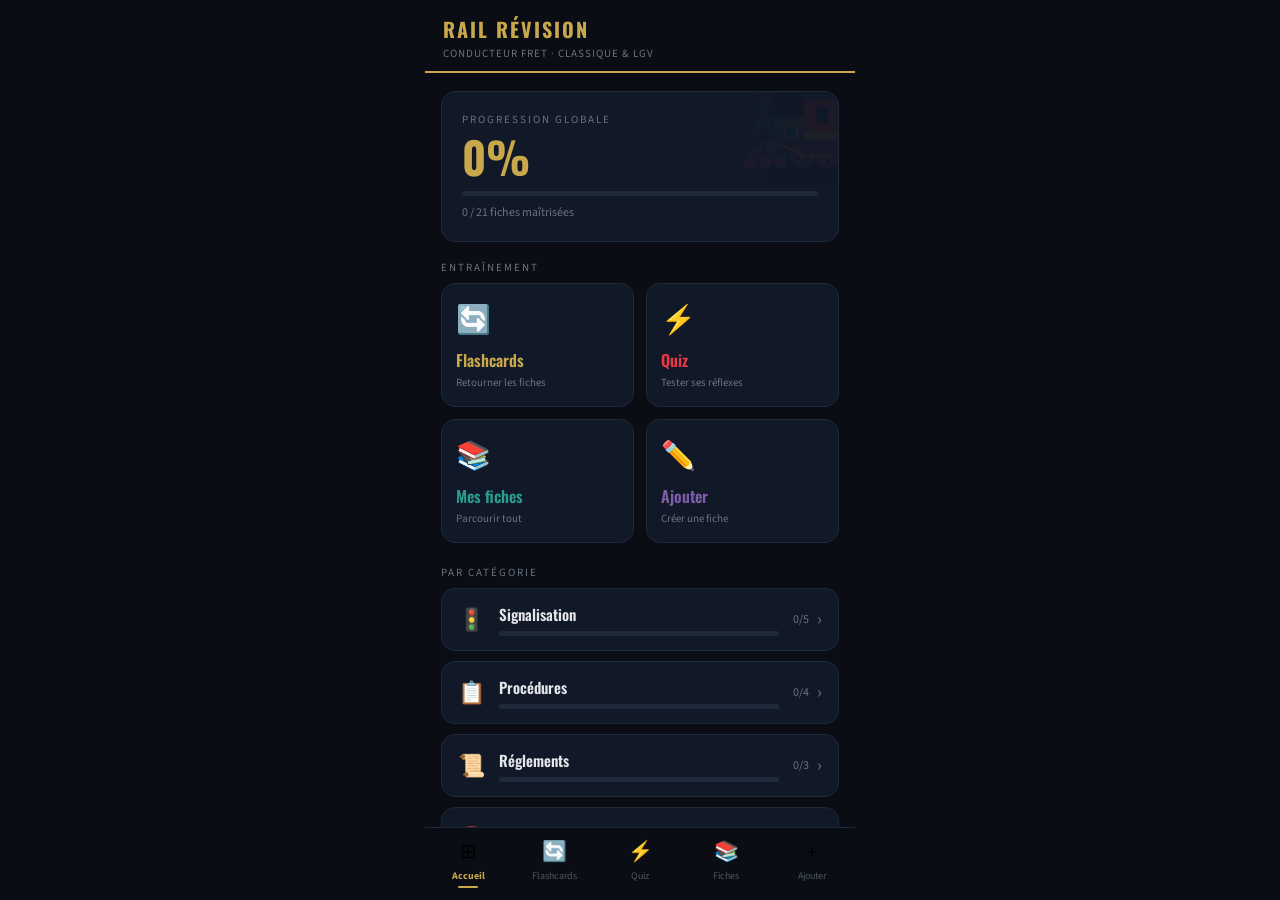
<file: index.html>
<!DOCTYPE html>
<html lang="fr">
<head>
<meta charset="UTF-8">
<meta name="viewport" content="width=device-width, initial-scale=1, viewport-fit=cover, user-scalable=no">
<meta name="apple-mobile-web-app-capable" content="yes">
<meta name="apple-mobile-web-app-status-bar-style" content="black-translucent">
<meta name="apple-mobile-web-app-title" content="Rail Révision">
<meta name="theme-color" content="#0a0e14">
<title>Rail Révision</title>
<link rel="preconnect" href="https://fonts.googleapis.com">
<link href="https://fonts.googleapis.com/css2?family=Oswald:wght@400;600;700&family=Source+Sans+3:wght@400;600&display=swap" rel="stylesheet">
<style>
  :root {
    --bg: #0a0e14;
    --card: #111827;
    --border: #1e2a3a;
    --gold: #c9a84c;
    --red: #e63946;
    --teal: #2a9d8f;
    --orange: #f4631a;
    --purple: #7b5ea7;
    --blue: #457b9d;
    --text: #f3f4f6;
    --muted: #6b7280;
    --sub: #9ca3af;
    --safe-top: env(safe-area-inset-top, 0px);
    --safe-bot: env(safe-area-inset-bottom, 0px);
  }
  * { box-sizing: border-box; margin: 0; padding: 0; -webkit-tap-highlight-color: transparent; }
  html, body { height: 100%; background: var(--bg); overflow: hidden; font-family: 'Source Sans 3', sans-serif; }
  ::-webkit-scrollbar { display: none; }
  input, textarea, button { font-family: inherit; -webkit-appearance: none; }
  textarea { resize: none; }

  #app {
    max-width: 430px;
    margin: 0 auto;
    height: 100vh;
    height: 100dvh;
    display: flex;
    flex-direction: column;
    background: var(--bg);
    position: relative;
    overflow: hidden;
  }
  #screen-wrap {
    flex: 1;
    overflow-y: auto;
    -webkit-overflow-scrolling: touch;
    overscroll-behavior: contain;
  }
  #bottom-nav {
    background: var(--bg);
    border-top: 1px solid var(--border);
    display: flex;
    flex-shrink: 0;
    padding-bottom: var(--safe-bot);
  }
  .nav-btn {
    flex: 1;
    background: none;
    border: none;
    padding: 10px 0 12px;
    cursor: pointer;
    display: flex;
    flex-direction: column;
    align-items: center;
    gap: 3px;
  }
  .nav-icon { font-size: 20px; }
  .nav-label { font-size: 10px; color: #4b5563; font-weight: 400; }
  .nav-btn.active .nav-label { color: var(--gold); font-weight: 700; }
  .nav-dot { width: 20px; height: 2px; background: var(--gold); border-radius: 2px; display: none; }
  .nav-btn.active .nav-dot { display: block; }

  /* HEADER */
  .hd {
    background: var(--bg);
    border-bottom: 2px solid var(--gold);
    padding: 14px 18px 10px;
    padding-top: calc(14px + var(--safe-top));
    position: sticky;
    top: 0;
    z-index: 100;
    display: flex;
    align-items: center;
    gap: 10px;
  }
  .hd-back { background: none; border: none; color: var(--gold); font-size: 28px; cursor: pointer; padding: 0 4px 0 0; line-height: 1; }
  .hd-title { font-family: 'Oswald', sans-serif; font-size: 20px; font-weight: 700; color: var(--gold); letter-spacing: 2px; text-transform: uppercase; }
  .hd-sub { font-size: 11px; color: var(--muted); margin-top: 2px; letter-spacing: 1px; }

  /* CARDS */
  .card { background: var(--card); border: 1px solid var(--border); border-radius: 14px; }
  .label { font-size: 11px; letter-spacing: 2px; text-transform: uppercase; margin-bottom: 8px; }
  .tag { background: var(--border); color: var(--sub); border-radius: 4px; padding: 2px 7px; font-size: 10px; display: inline-block; }

  /* PROGRESS BAR */
  .pbar-bg { background: var(--border); border-radius: 3px; height: 5px; }
  .pbar-fg { border-radius: 3px; height: 5px; transition: width .4s ease; }

  /* SCREENS */
  .screen { background: var(--bg); min-height: 100%; padding-bottom: 20px; }

  /* CATEGORY SCROLL */
  .cat-scroll { display: flex; gap: 8px; padding: 12px 16px; overflow-x: auto; -webkit-overflow-scrolling: touch; scrollbar-width: none; }
  .cat-pill { flex-shrink: 0; border-radius: 20px; padding: 7px 14px; font-size: 13px; font-weight: 600; cursor: pointer; border: 1px solid var(--border); background: var(--card); color: var(--sub); white-space: nowrap; }
  .cat-pill.active { border: none; color: #0a0e14; }

  /* BUTTONS */
  .btn-gold { background: var(--gold); color: #0a0e14; border: none; border-radius: 12px; padding: 17px 0; font-family: 'Oswald', sans-serif; font-size: 17px; font-weight: 700; letter-spacing: 1px; text-transform: uppercase; cursor: pointer; width: 100%; transition: opacity .15s; }
  .btn-gold:active { opacity: .8; }
  .btn-teal { background: #041a12; border: 2px solid var(--teal); border-radius: 12px; padding: 15px 0; font-size: 13px; font-weight: 700; color: #d1fae5; cursor: pointer; transition: opacity .15s; }
  .btn-red  { background: #1f0a0b; border: 2px solid var(--red);  border-radius: 12px; padding: 15px 0; font-size: 13px; font-weight: 700; color: #fca5a5; cursor: pointer; transition: opacity .15s; }
  .btn-gold2{ background: #1a1505; border: 2px solid var(--gold); border-radius: 12px; padding: 15px 0; font-size: 13px; font-weight: 700; color: var(--gold); cursor: pointer; transition: opacity .15s; }

  /* ANSWER BOX */
  .ans-box { background: #041a12; border: 1px solid var(--teal); border-radius: 14px; padding: 20px; margin-bottom: 20px; }
  .ans-text { font-size: 15px; color: #d1fae5; line-height: 1.8; white-space: pre-line; }

  /* INPUTS */
  .inp { background: var(--card); border: 1px solid var(--border); border-radius: 10px; padding: 12px 14px; font-size: 14px; color: var(--text); width: 100%; outline: none; }
  .inp::placeholder { color: var(--muted); }

  /* QUIZ CHOICES */
  .choice { display: block; width: 100%; background: var(--card); border: 2px solid var(--border); border-radius: 12px; padding: 14px 16px; margin-bottom: 10px; font-size: 14px; color: var(--text); text-align: left; line-height: 1.5; cursor: pointer; transition: all .2s; }
  .choice.correct { background: #041a12; border-color: var(--teal); color: #d1fae5; }
  .choice.wrong   { background: #1f0a0b; border-color: var(--red);  color: #fca5a5; }

  /* FLASH CARD */
  .flash-card { border-radius: 18px; padding: 24px; min-height: 240px; cursor: pointer; transition: all .25s; display: flex; flex-direction: column; justify-content: space-between; }
  .flash-q { background: var(--card); border: 2px solid var(--border); }
  .flash-a { background: #041a12;     border: 2px solid var(--teal); }

  .dots-grid { display: grid; grid-template-columns: 1fr 1fr 1fr; gap: 10px; margin-top: 16px; }
  .three-grid { display: grid; grid-template-columns: 1fr 1fr; gap: 12px; }
  .two-col  { display: grid; grid-template-columns: 1fr 1fr; gap: 12px; }

  .fiche-row { display: flex; align-items: flex-start; width: 100%; background: var(--card); border: 1px solid var(--border); border-radius: 14px; padding: 14px 16px; margin-bottom: 10px; cursor: pointer; text-align: left; }
  .dot-lvl { width: 11px; height: 11px; border-radius: 50%; flex-shrink: 0; margin-top: 3px; margin-left: 10px; }

  .done-screen { display: flex; flex-direction: column; align-items: center; justify-content: center; min-height: 80vh; padding: 32px; text-align: center; }
  .done-emoji { font-size: 64px; margin-bottom: 20px; }
  .done-score { font-family: 'Oswald', sans-serif; font-size: 40px; color: var(--gold); }
  .done-sub   { font-size: 15px; color: var(--muted); margin-top: 10px; }
</style>
</head>
<body>
<div id="app">
  <div id="screen-wrap"></div>
  <nav id="bottom-nav">
    <button class="nav-btn active" data-tab="home"   onclick="navTo('home')">  <span class="nav-icon">⊞</span><span class="nav-label">Accueil</span>   <span class="nav-dot"></span></button>
    <button class="nav-btn"        data-tab="flash"  onclick="navTo('flash')"> <span class="nav-icon">🔄</span><span class="nav-label">Flashcards</span><span class="nav-dot"></span></button>
    <button class="nav-btn"        data-tab="quiz"   onclick="navTo('quiz')">  <span class="nav-icon">⚡</span><span class="nav-label">Quiz</span>       <span class="nav-dot"></span></button>
    <button class="nav-btn"        data-tab="fiches" onclick="navTo('fiches')"><span class="nav-icon">📚</span><span class="nav-label">Fiches</span>     <span class="nav-dot"></span></button>
    <button class="nav-btn"        data-tab="add"    onclick="navTo('add')">   <span class="nav-icon">＋</span><span class="nav-label">Ajouter</span>    <span class="nav-dot"></span></button>
  </nav>
</div>

<script>
/* ══ DATA ══ */
const CATS = [
  { id:"all",            label:"Tout",         icon:"◈", color:"#c9a84c" },
  { id:"signalisation",  label:"Signalisation", icon:"🚦", color:"#e63946" },
  { id:"procedures",     label:"Procédures",    icon:"📋", color:"#2a9d8f" },
  { id:"reglementation", label:"Réglements",    icon:"📜", color:"#c9a84c" },
  { id:"urgences",       label:"Urgences",      icon:"🚨", color:"#f4631a" },
  { id:"lgv",            label:"LGV",           icon:"🚄", color:"#7b5ea7" },
  { id:"fret",           label:"Fret",          icon:"🚂", color:"#457b9d" },
];

let CARDS = [
  {id:1,  cat:"signalisation",  q:"Que signifie un signal Carré (4 feux rouges) ?", a:"Arrêt absolu. Franchissement interdit en toutes circonstances sans autorisation écrite ou verbale spéciale. S'arrêter avant le signal et attendre les instructions du régulateur.", tags:["carré","arrêt absolu"]},
  {id:2,  cat:"signalisation",  q:"Différence entre sémaphore et carré ?", a:"• Sémaphore (2 feux rouges horiz.) = arrêt relatif → franchissable après arrêt complet, marche à vue 30 km/h max si canton semble libre.\n• Carré (4 feux rouges) = arrêt absolu → franchissement interdit sans autorisation.", tags:["sémaphore","carré"]},
  {id:3,  cat:"signalisation",  q:"Que signifie l'Avertissement (feu jaune) ?", a:"Le prochain signal est fermé. Réduire la vitesse pour s'arrêter avant le signal suivant. Adapter la vitesse à la distance disponible.", tags:["avertissement","jaune"]},
  {id:4,  cat:"signalisation",  q:"Que signifie un feu vert clignotant ?", a:"Annonce un ralentissement à 60 km/h. La vitesse de 60 km/h doit être établie au signal de ralentissement suivant (jaune clignotant).", tags:["vert clignotant","60"]},
  {id:5,  cat:"signalisation",  q:"Que signifie le tableau R (Ralentissement 30) ?", a:"Vitesse limitée à 30 km/h à partir de ce signal et jusqu'au signal de fin de ralentissement (tableau F). Vérifier que la vitesse est établie avant le tableau R.", tags:["ralentissement","tableau R","30"]},
  {id:6,  cat:"procedures",     q:"Procédure en cas de SPAD (franchissement intempestif d'un signal d'arrêt) ?", a:"1. Arrêter immédiatement le train.\n2. Contacter le régulateur par radio.\n3. Ne pas reculer sans autorisation.\n4. Protéger si nécessaire.\n5. Rédiger un rapport circonstancié.\n6. Attendre les instructions.", tags:["SPAD","incident"]},
  {id:7,  cat:"procedures",     q:"Vérifications avant départ d'un train fret ?", a:"1. Documents (LTA, liste véhicules, feuille de frein).\n2. Composition (longueur, masse, type de frein).\n3. Essai de frein (serrage/desserrage).\n4. Gabarit et chargement.\n5. Signaux de queue.", tags:["départ","fret","vérification"]},
  {id:8,  cat:"procedures",     q:"Que faire en cas d'arrêt en pleine voie non prévu ?", a:"1. Positionner si possible en zone dégagée.\n2. Protéger le train (pétards si nécessaire).\n3. Contacter le régulateur immédiatement.\n4. Identifier la cause.\n5. Ne pas repartir sans autorisation.", tags:["arrêt","pleine voie"]},
  {id:9,  cat:"procedures",     q:"Procédure lors de la prise en main d'un engin de traction ?", a:"1. Vérifier l'identité de l'engin (numéro, type).\n2. Contrôler le carnet de bord et signaler les anomalies.\n3. Vérifier les niveaux et équipements de sécurité.\n4. Tester les freins.\n5. Vérifier la radio sol-train.", tags:["prise en main","engin"]},
  {id:10, cat:"urgences",       q:"Procédure en cas d'incendie à bord ?", a:"1. Arrêter le train en lieu dégagé si possible.\n2. Couper la traction.\n3. Alerter le régulateur (nature, position km).\n4. Déclencher l'alarme.\n5. Évacuer selon le protocole.\n6. Ne pas ouvrir les portes côté voie adjacente.", tags:["incendie","évacuation"]},
  {id:11, cat:"urgences",       q:"Que faire en cas de personne sur la voie ?", a:"1. Freinage d'urgence immédiat.\n2. Klaxon continu.\n3. Ne pas relâcher le frein.\n4. Après arrêt : alerter le régulateur (position, circonstances).\n5. Ne pas descendre seul si risque électrique.\n6. Rédiger un rapport.", tags:["obstacle","personne"]},
  {id:12, cat:"urgences",       q:"Que faire en cas de rupture d'attelage ?", a:"1. Arrêt d'urgence immédiat.\n2. Sécuriser la partie arrière (calage si nécessaire).\n3. Alerter le régulateur.\n4. Protéger les deux parties du train.\n5. Ne pas tenter de ressouder sans autorisation.", tags:["rupture attelage","urgence"]},
  {id:13, cat:"lgv",            q:"Vitesse max en cas de perte de signalisation cabine sur LGV ?", a:"Réduire immédiatement à 30 km/h. Contacter le régulateur TGV. Attendre les instructions. Ne pas tenter de poursuivre à grande vitesse sans signalisation cab conforme.", tags:["LGV","signalisation cab"]},
  {id:14, cat:"lgv",            q:"Quand déclencher le freinage d'urgence par radio (FU) sur LGV ?", a:"En cas de danger immédiat pour la circulation. Utiliser la commande FU de la radio bord. Si non-réponse, activer la poignée d'urgence. Maintenir la radio ouverte et contacter le régulateur.", tags:["LGV","FU","freinage"]},
  {id:15, cat:"lgv",            q:"Que faire en cas de choc ou impact sur LGV ?", a:"1. Freinage d'urgence.\n2. Signaler au régulateur (nature, position, vitesse).\n3. Inspecter si arrêt.\n4. Ne pas repartir sans inspection et autorisation.\n5. Rapport détaillé obligatoire.", tags:["LGV","impact","choc"]},
  {id:16, cat:"lgv",            q:"Qu'est-ce que le KVB et son rôle ?", a:"Contrôleur de Vitesse par Balises. Système de sécurité qui surveille la vitesse et commande un freinage d'urgence si le conducteur dépasse la vitesse autorisée ou franchit un signal d'arrêt. Actif sur ligne classique et LGV.", tags:["KVB","sécurité","vitesse"]},
  {id:17, cat:"fret",           q:"Qu'est-ce que la feuille de frein et à quoi sert-elle ?", a:"Document indiquant le pourcentage de masse freinée du train. Permet de déterminer la distance de freinage et la vitesse maximale autorisée. Obligatoire avant tout départ.", tags:["fret","frein","document"]},
  {id:18, cat:"fret",           q:"Quels sont les risques liés au transport de matières dangereuses (TMD) ?", a:"Vérifier les étiquettes de danger (panneaux orange, étiquettes ADR). En cas d'incident : périmètre de sécurité, alerter régulateur + pompiers. Ne pas fumer ni utiliser de flamme nue.", tags:["fret","TMD","danger"]},
  {id:19, cat:"reglementation", q:"Qu'est-ce que le Règlement de Sécurité de l'Exploitation (RSE) ?", a:"Ensemble des règles applicables à la circulation des trains sur le RFN. Il définit les obligations des agents de conduite, les procédures en situation normale et dégradée, les signaux.", tags:["RSE","réglementation"]},
  {id:20, cat:"reglementation", q:"Obligations du conducteur avant de prendre son service ?", a:"1. Vérifier son aptitude physique (alcool, fatigue, médicaments).\n2. Consulter les avis aux conducteurs (AC).\n3. Prendre connaissance des ralentissements et travaux.\n4. Vérifier les documents de bord.", tags:["prise de service"]},
  {id:21, cat:"reglementation", q:"Que faire si un avis aux conducteurs impose une restriction non connue lors de la préparation ?", a:"Appliquer immédiatement la restriction dès lecture. Si découverte en route : appliquer dès que possible. Contacter le régulateur. Consigner dans le registre de bord.", tags:["AC","restriction"]},
];

/* ══ STATE ══ */
let state = {
  tab: 'home',
  param: null,
  openCard: null,
  progress: {},
  // flash
  flashCat: 'all',
  flashIdx: 0,
  flashFlipped: false,
  flashDone: false,
  flashPool: [],
  // quiz
  quizPool: [],
  quizChoices: [],
  quizIdx: 0,
  quizSel: null,
  quizScore: 0,
  quizDone: false,
  // fiches
  fichesCat: 'all',
};

/* ══ STORAGE ══ */
function loadProgress() {
  try { return JSON.parse(localStorage.getItem('rr_prog') || '{}'); } catch { return {}; }
}
function saveProgress() {
  try { localStorage.setItem('rr_prog', JSON.stringify(state.progress)); } catch {}
}
function loadCards() {
  try {
    const extra = JSON.parse(localStorage.getItem('rr_cards') || '[]');
    CARDS = [...CARDS, ...extra];
  } catch {}
}
function saveCard(c) {
  try {
    const extra = JSON.parse(localStorage.getItem('rr_cards') || '[]');
    extra.push(c);
    localStorage.setItem('rr_cards', JSON.stringify(extra));
  } catch {}
}

/* ══ HELPERS ══ */
function lvlColor(n) { return n >= 3 ? '#2a9d8f' : n >= 1 ? '#c9a84c' : '#374151'; }
function e(tag, attrs, ...children) {
  let el = document.createElement(tag);
  for (let [k,v] of Object.entries(attrs||{})) {
    if (k === 'style' && typeof v === 'object') Object.assign(el.style, v);
    else if (k.startsWith('on')) el.addEventListener(k.slice(2).toLowerCase(), v);
    else el.setAttribute(k, v);
  }
  children.flat().forEach(c => {
    if (c == null) return;
    el.appendChild(typeof c === 'string' ? document.createTextNode(c) : c);
  });
  return el;
}
function h(tag, cls, ...ch) { return e(tag, {class:cls}, ...ch); }
function div(cls, ...ch)    { return h('div', cls, ...ch); }
function btn(cls, text, onclick) { let b = h('button', cls, text); b.onclick = onclick; return b; }

function pbar(val, color='#c9a84c') {
  let bg = div('pbar-bg');
  let fg = div('pbar-fg');
  fg.style.cssText = `background:${color};width:${Math.min(100,Math.round(val*100))}%`;
  bg.appendChild(fg);
  return bg;
}
function tags(arr) {
  let w = div(''); w.style.cssText='display:flex;gap:6px;flex-wrap:wrap;margin-top:10px;';
  arr.forEach(t => { let s = div('tag'); s.textContent = t; w.appendChild(s); });
  return w;
}
function header(title, sub, back) {
  let hd = div('hd');
  if (back) { let b = e('button',{class:'hd-back'},'‹'); b.onclick = back; hd.appendChild(b); }
  let info = div('');
  let t = div('hd-title'); t.textContent = title; info.appendChild(t);
  if (sub) { let s = div('hd-sub'); s.textContent = sub; info.appendChild(s); }
  hd.appendChild(info);
  return hd;
}
function catScroll(current, onSelect) {
  let w = div('cat-scroll');
  CATS.forEach(c => {
    let b = div('cat-pill'); b.textContent = c.icon + ' ' + c.label;
    if (c.id === current) { b.classList.add('active'); b.style.background = c.color; }
    b.onclick = () => onSelect(c.id);
    w.appendChild(b);
  });
  return w;
}

/* ══ RENDER ══ */
function render() {
  const wrap = document.getElementById('screen-wrap');
  wrap.innerHTML = '';
  document.querySelectorAll('.nav-btn').forEach(b => b.classList.toggle('active', b.dataset.tab === state.tab));
  if (state.openCard) { wrap.appendChild(renderCardDetail(state.openCard)); return; }
  if (state.tab === 'home')   wrap.appendChild(renderHome());
  if (state.tab === 'flash')  wrap.appendChild(renderFlash());
  if (state.tab === 'quiz')   wrap.appendChild(renderQuiz());
  if (state.tab === 'fiches') wrap.appendChild(renderFiches());
  if (state.tab === 'add')    wrap.appendChild(renderAdd());
  wrap.scrollTop = 0;
}

/* ── HOME ── */
function renderHome() {
  const mastered = Object.values(state.progress).filter(v => v >= 3).length;
  const pct = CARDS.length ? mastered / CARDS.length : 0;
  let sc = div('screen'); sc.style.padding = '0';

  sc.appendChild(header('Rail Révision', 'CONDUCTEUR FRET · CLASSIQUE & LGV'));

  let body = div(''); body.style.padding = '18px 16px 0';

  // Hero
  let hero = div('card'); hero.style.cssText = 'padding:20px;margin-bottom:18px;position:relative;overflow:hidden;';
  let bg = div(''); bg.style.cssText = 'position:absolute;top:-16px;right:-10px;font-size:90px;opacity:.05;line-height:1;pointer-events:none;'; bg.textContent = '🚂';
  let lbl = div('label'); lbl.style.color = '#6b7280'; lbl.textContent = 'Progression globale';
  let pctEl = div(''); pctEl.style.cssText = "font-family:'Oswald',sans-serif;font-size:44px;font-weight:700;color:#c9a84c;line-height:1;"; pctEl.textContent = Math.round(pct*100) + '%';
  let pbw = div(''); pbw.style.marginTop = '12px'; pbw.appendChild(pbar(pct));
  let sub = div(''); sub.style.cssText = 'font-size:12px;color:#6b7280;margin-top:8px;'; sub.textContent = `${mastered} / ${CARDS.length} fiches maîtrisées`;
  hero.append(bg, lbl, pctEl, pbw, sub);
  body.appendChild(hero);

  // Quick actions
  let ql = div('label'); ql.style.color = '#6b7280'; ql.textContent = 'Entraînement'; body.appendChild(ql);
  let grid = div('two-col'); grid.style.marginBottom = '22px';
  [
    {label:'Flashcards',icon:'🔄',sub:'Retourner les fiches',tab:'flash',color:'#c9a84c'},
    {label:'Quiz',      icon:'⚡',sub:'Tester ses réflexes', tab:'quiz', color:'#e63946'},
    {label:'Mes fiches',icon:'📚',sub:'Parcourir tout',      tab:'fiches',color:'#2a9d8f'},
    {label:'Ajouter',   icon:'✏️',sub:'Créer une fiche',     tab:'add',  color:'#7b5ea7'},
  ].forEach(a => {
    let c = div('card'); c.style.cssText = 'padding:16px 14px;cursor:pointer;';
    let ic = div(''); ic.style.cssText = 'font-size:28px;margin-bottom:8px;'; ic.textContent = a.icon;
    let tl = div(''); tl.style.cssText = `font-family:'Oswald',sans-serif;font-size:16px;color:${a.color};font-weight:600;`; tl.textContent = a.label;
    let sb = div(''); sb.style.cssText = 'font-size:11px;color:#6b7280;margin-top:3px;'; sb.textContent = a.sub;
    c.append(ic, tl, sb);
    c.onclick = () => navTo(a.tab);
    grid.appendChild(c);
  });
  body.appendChild(grid);

  // Categories
  let cl = div('label'); cl.style.color = '#6b7280'; cl.textContent = 'Par catégorie'; body.appendChild(cl);
  CATS.filter(c => c.id !== 'all').forEach(cat => {
    const cc = CARDS.filter(c => c.cat === cat.id);
    const done = cc.filter(c => (state.progress[c.id]||0) >= 3).length;
    let row = div('fiche-row'); row.style.cssText = 'display:flex;align-items:center;cursor:pointer;';
    let ico = div(''); ico.style.cssText = 'font-size:22px;margin-right:14px;flex-shrink:0;'; ico.textContent = cat.icon;
    let info = div(''); info.style.flex = '1';
    let nm = div(''); nm.style.cssText = "font-family:'Oswald',sans-serif;font-size:15px;color:#e5e7eb;font-weight:600;margin-bottom:6px;"; nm.textContent = cat.label;
    info.append(nm, pbar(cc.length ? done/cc.length : 0, cat.color));
    let cnt = div(''); cnt.style.cssText = 'font-size:12px;color:#6b7280;margin-left:14px;'; cnt.textContent = `${done}/${cc.length}`;
    let arr = div(''); arr.style.cssText = 'color:#6b7280;margin-left:8px;font-size:18px;'; arr.textContent = '›';
    row.append(ico, info, cnt, arr);
    row.onclick = () => { state.fichesCat = cat.id; navTo('fiches'); };
    body.appendChild(row);
  });

  sc.appendChild(body);
  return sc;
}

/* ── FICHES ── */
function renderFiches() {
  let cat = state.fichesCat || 'all';
  let filtered = cat === 'all' ? CARDS : CARDS.filter(c => c.cat === cat);
  let sc = div('screen');
  sc.appendChild(header('Fiches', filtered.length + ' fiche' + (filtered.length > 1 ? 's' : '')));
  sc.appendChild(catScroll(cat, c => { state.fichesCat = c; render(); }));
  let body = div(''); body.style.padding = '4px 16px';
  filtered.forEach(card => {
    let row = div('fiche-row');
    let info = div(''); info.style.flex = '1';
    let q = div(''); q.style.cssText = 'font-size:14px;color:#e5e7eb;line-height:1.5;margin-bottom:8px;'; q.textContent = card.q;
    info.append(q, tags(card.tags));
    let dot = div('dot-lvl'); dot.style.background = lvlColor(state.progress[card.id]||0);
    row.append(info, dot);
    row.onclick = () => { state.openCard = card; render(); };
    body.appendChild(row);
  });
  sc.appendChild(body);
  return sc;
}

/* ── CARD DETAIL ── */
function renderCardDetail(card) {
  let shown = false;
  let sc = div('screen');
  sc.appendChild(header('Fiche', null, () => { state.openCard = null; render(); }));
  let body = div(''); body.style.padding = '16px';

  let qbox = div('card'); qbox.style.cssText = 'padding:20px;margin-bottom:16px;';
  let ql = div('label'); ql.style.color = '#c9a84c'; ql.textContent = 'Question';
  let qt = div(''); qt.style.cssText = 'font-size:16px;color:#f3f4f6;line-height:1.6;'; qt.textContent = card.q;
  qbox.append(ql, qt, tags(card.tags));
  body.appendChild(qbox);

  let btnReveal = e('button', {class:'btn-gold'}, 'Voir la réponse');
  body.appendChild(btnReveal);

  btnReveal.onclick = () => {
    btnReveal.remove();
    let abox = div('ans-box');
    let al = div('label'); al.style.color = '#2a9d8f'; al.textContent = 'Réponse';
    let at = div('ans-text'); at.textContent = card.a;
    abox.append(al, at);
    body.appendChild(abox);

    let lbl2 = div(''); lbl2.style.cssText = 'font-size:12px;color:#6b7280;text-align:center;margin-bottom:12px;letter-spacing:1px;text-transform:uppercase;'; lbl2.textContent = 'Je savais ?';
    let grid = div('dots-grid');
    [{label:'Non 😓',v:0,cls:'btn-red'},{label:'Approx 🤔',v:1,cls:'btn-gold2'},{label:'Oui ! ✓',v:3,cls:'btn-teal'}].forEach(b => {
      let bt = e('button', {class:b.cls}, b.label);
      bt.onclick = () => {
        state.progress[card.id] = b.v;
        saveProgress();
        state.openCard = null;
        render();
      };
      grid.appendChild(bt);
    });
    body.append(lbl2, grid);
  };

  sc.appendChild(body);
  return sc;
}

/* ── FLASHCARDS ── */
function initFlash() {
  let pool = (state.flashCat === 'all' ? CARDS : CARDS.filter(c => c.cat === state.flashCat)).slice().sort(() => Math.random()-.5);
  state.flashPool = pool;
  state.flashIdx = 0;
  state.flashFlipped = false;
  state.flashDone = false;
}
function renderFlash() {
  if (!state.flashPool.length) initFlash();
  let sc = div('screen');

  if (state.flashDone) {
    sc.appendChild(header('Flashcards', null));
    let ds = div('done-screen');
    let em = div('done-emoji'); em.textContent = '🎯';
    let sc2 = div('done-score'); sc2.textContent = 'Terminé !';
    let sb = div('done-sub'); sb.textContent = state.flashPool.length + ' fiches passées en revue';
    let br = e('button', {class:'btn-gold'}, 'Recommencer'); br.style.marginTop='28px';
    br.onclick = () => { initFlash(); render(); };
    ds.append(em, sc2, sb, br);
    sc.appendChild(ds);
    return sc;
  }

  const card = state.flashPool[state.flashIdx];
  sc.appendChild(header('Flashcards', `${state.flashIdx+1} / ${state.flashPool.length}`));
  sc.appendChild(catScroll(state.flashCat, c => { state.flashCat = c; initFlash(); render(); }));
  let pbw = div(''); pbw.style.cssText = 'margin:0 16px 12px;';
  pbw.appendChild(pbar(state.flashIdx / state.flashPool.length));
  sc.appendChild(pbw);

  let body = div(''); body.style.padding = '0 16px';

  let fc = div('flash-card ' + (state.flashFlipped ? 'flash-a' : 'flash-q'));
  let fl = div('label'); fl.style.color = state.flashFlipped ? '#2a9d8f' : '#c9a84c';
  fl.textContent = state.flashFlipped ? 'Réponse — toucher pour cacher' : 'Question — toucher pour révéler';
  let ft = div(''); ft.style.cssText = 'font-size:16px;color:' + (state.flashFlipped?'#d1fae5':'#f3f4f6') + ';line-height:1.75;white-space:pre-line;';
  ft.textContent = state.flashFlipped ? card.a : card.q;
  fc.append(fl, ft, tags(card.tags));
  fc.onclick = () => { state.flashFlipped = !state.flashFlipped; render(); };
  body.appendChild(fc);

  if (state.flashFlipped) {
    let grid = div('dots-grid');
    [{label:'Non 😓',v:0,cls:'btn-red'},{label:'Approx 🤔',v:1,cls:'btn-gold2'},{label:'Oui ! ✓',v:3,cls:'btn-teal'}].forEach(b => {
      let bt = e('button', {class:b.cls}, b.label);
      bt.onclick = () => {
        state.progress[card.id] = b.v; saveProgress();
        if (state.flashIdx + 1 >= state.flashPool.length) state.flashDone = true;
        else { state.flashIdx++; state.flashFlipped = false; }
        render();
      };
      grid.appendChild(bt);
    });
    body.appendChild(grid);
  } else {
    let br = e('button', {class:'btn-gold'}, 'Révéler la réponse'); br.style.marginTop='16px';
    br.onclick = () => { state.flashFlipped = true; render(); };
    body.appendChild(br);
  }
  sc.appendChild(body);
  return sc;
}

/* ── QUIZ ── */
function buildChoices(card) {
  const others = CARDS.filter(x => x.id !== card.id).sort(() => Math.random()-.5).slice(0,3);
  return [...others.map(x => ({text: x.a.slice(0,90)+(x.a.length>90?'…':''), correct:false})),
          {text: card.a.slice(0,90)+(card.a.length>90?'…':''), correct:true}].sort(() => Math.random()-.5);
}
function initQuiz() {
  state.quizPool = [...CARDS].sort(() => Math.random()-.5).slice(0,10);
  state.quizChoices = state.quizPool.map(c => buildChoices(c));
  state.quizIdx = 0; state.quizSel = null; state.quizScore = 0; state.quizDone = false;
}
function renderQuiz() {
  if (!state.quizPool.length) initQuiz();
  let sc = div('screen');
  if (state.quizDone) {
    sc.appendChild(header('Quiz', null));
    let ds = div('done-screen');
    let s = state.quizScore, t = state.quizPool.length;
    let em = div('done-emoji'); em.textContent = s>=8?'🏆':s>=5?'👍':'📖';
    let sc2 = div('done-score'); sc2.textContent = `${s} / ${t}`;
    let sb = div('done-sub'); sb.textContent = s>=8?'Excellent !':s>=5?'Bien, continuez !':'À retravailler…';
    let br = e('button',{class:'btn-gold'},'Nouveau Quiz'); br.style.marginTop='28px';
    br.onclick = () => { initQuiz(); render(); };
    ds.append(em, sc2, sb, br);
    sc.appendChild(ds);
    return sc;
  }
  const card = state.quizPool[state.quizIdx];
  sc.appendChild(header('Quiz', `Q${state.quizIdx+1}/${state.quizPool.length} · Score : ${state.quizScore}`));
  let pbw = div(''); pbw.style.cssText='margin:0 16px 12px;';
  pbw.appendChild(pbar(state.quizIdx/state.quizPool.length,'#e63946'));
  sc.appendChild(pbw);
  let body = div(''); body.style.padding='0 16px';
  let qbox = div('card'); qbox.style.cssText='padding:20px;margin-bottom:16px;';
  let ql = div('label'); ql.style.color='#e63946'; ql.textContent='Question';
  let qt = div(''); qt.style.cssText='font-size:15px;color:#f3f4f6;line-height:1.6;'; qt.textContent=card.q;
  qbox.append(ql,qt); body.appendChild(qbox);

  state.quizChoices[state.quizIdx].forEach(ch => {
    let b = e('button',{class:'choice'}, ch.text);
    if (state.quizSel) {
      if (ch.correct) b.classList.add('correct');
      else if (ch === state.quizSel) b.classList.add('wrong');
    }
    b.onclick = () => {
      if (state.quizSel) return;
      state.quizSel = ch;
      if (ch.correct) state.quizScore++;
      state.progress[card.id] = ch.correct ? Math.min((state.progress[card.id]||0)+1,3) : 0;
      saveProgress(); render();
      setTimeout(() => {
        if (state.quizIdx+1 >= state.quizPool.length) state.quizDone = true;
        else { state.quizIdx++; state.quizSel=null; }
        render();
      }, 1100);
    };
    body.appendChild(b);
  });
  sc.appendChild(body);
  return sc;
}

/* ── ADD CARD ── */
function renderAdd() {
  let sc = div('screen');
  sc.appendChild(header('Nouvelle fiche','AJOUTER UNE PROCÉDURE'));
  let body = div(''); body.style.padding='16px';

  let cl = div('label'); cl.style.color='#6b7280'; cl.textContent='Catégorie'; body.appendChild(cl);
  let catSel = 'procedures';
  let catDiv = div('cat-scroll'); catDiv.style.cssText='display:flex;gap:8px;flex-wrap:wrap;padding:0;margin-bottom:20px;';
  CATS.filter(c=>c.id!=='all').forEach(c => {
    let b = div('cat-pill'); b.textContent=c.icon+' '+c.label;
    if (c.id===catSel){b.classList.add('active');b.style.background=c.color;}
    b.onclick=()=>{
      catSel=c.id;
      catDiv.querySelectorAll('.cat-pill').forEach(p=>{p.classList.remove('active');p.style.background='';});
      b.classList.add('active'); b.style.background=c.color;
    };
    catDiv.appendChild(b);
  });
  body.appendChild(catDiv);

  let ql=div('label');ql.style.color='#6b7280';ql.textContent='Question';body.appendChild(ql);
  let qi=e('textarea',{class:'inp',rows:'3',placeholder:'Ex: Que faire en cas de rupture d\'attelage ?'});
  qi.style.marginBottom='16px'; body.appendChild(qi);

  let al=div('label');al.style.color='#6b7280';al.textContent='Réponse';body.appendChild(al);
  let ai=e('textarea',{class:'inp',rows:'5',placeholder:'Ex: 1. Arrêter le train…\n2. Protéger…'});
  ai.style.marginBottom='16px'; body.appendChild(ai);

  let tl=div('label');tl.style.color='#6b7280';tl.textContent='Tags (séparés par virgule)';body.appendChild(tl);
  let ti=e('input',{class:'inp',type:'text',placeholder:'urgence, fret, procédure'});
  ti.style.marginBottom='24px'; body.appendChild(ti);

  let saveBtn=e('button',{class:'btn-gold'},'Enregistrer la fiche');
  saveBtn.onclick=()=>{
    if(!qi.value.trim()||!ai.value.trim()) return;
    const nc={id:Date.now(),cat:catSel,q:qi.value.trim(),a:ai.value.trim(),tags:ti.value.split(',').map(t=>t.trim()).filter(Boolean)};
    CARDS.push(nc); saveCard(nc);
    saveBtn.textContent='✓ Fiche enregistrée !'; saveBtn.style.background='#2a9d8f';
    qi.value=''; ai.value=''; ti.value='';
    setTimeout(()=>{saveBtn.textContent='Enregistrer la fiche';saveBtn.style.background='';},2200);
  };
  body.appendChild(saveBtn);
  sc.appendChild(body);
  return sc;
}

/* ══ NAV ══ */
function navTo(tab, param) {
  state.tab = tab;
  state.param = param || null;
  state.openCard = null;
  if (tab === 'fiches' && param) state.fichesCat = param;
  render();
}

/* ══ BOOT ══ */
loadCards();
state.progress = loadProgress();
render();
</script>
</body>
</html>
</file>
